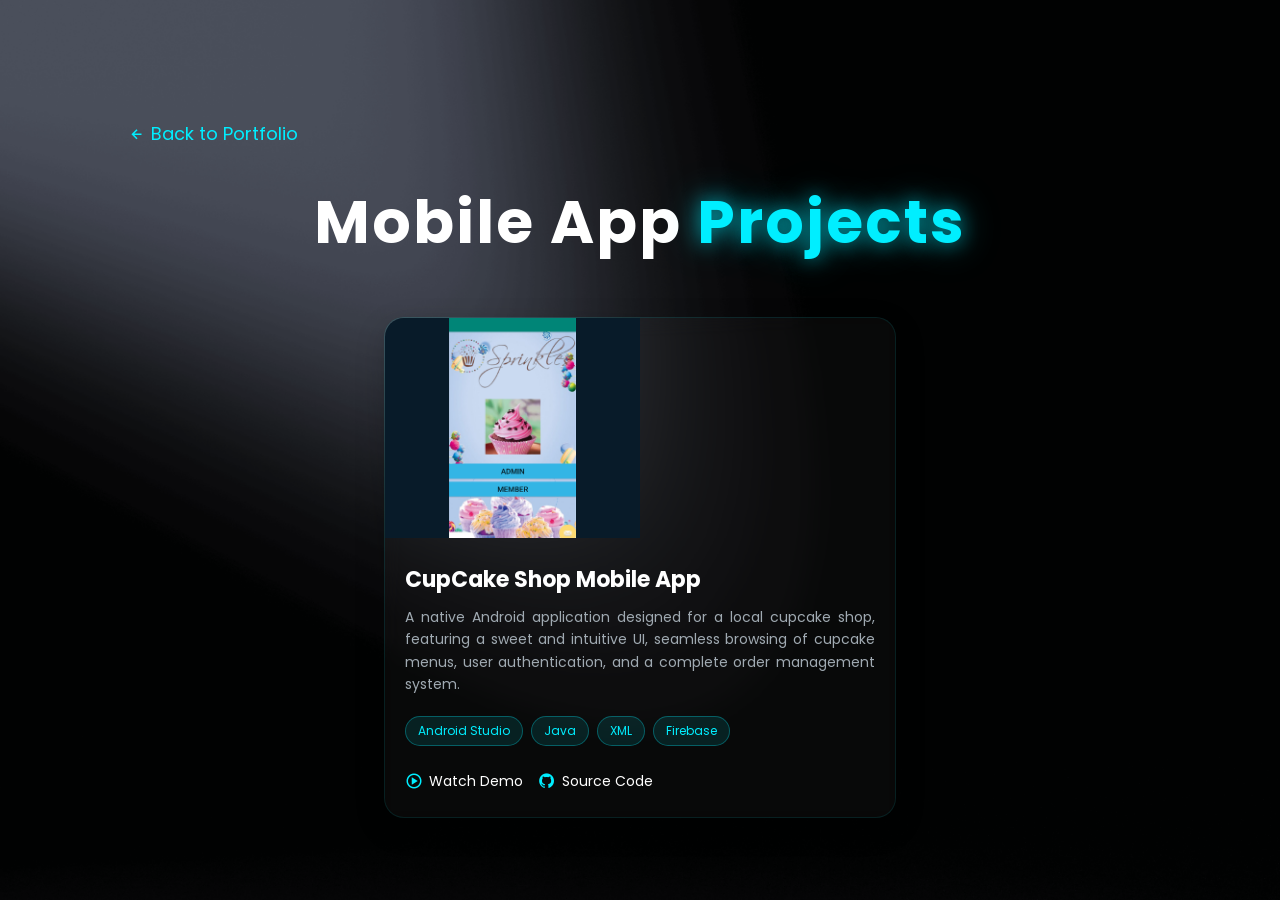
<file: mobile-projects.html>
<!DOCTYPE html>
<html lang="en">
<head>
    <meta charset="UTF-8">
    <meta name="viewport" content="width=device-width, initial-scale=1.0">
    <title>Mobile App Projects | Oshada Basnayake</title>
    <link rel="stylesheet" href="style.css">
    <link href='https://unpkg.com/boxicons@2.1.4/css/boxicons.min.css' rel='stylesheet'>
    <style>
  
        .project-details-section {
            padding: 120px 10% 50px;
            min-height: 100vh;
            display: flex;
            flex-direction: column;
            align-items: center;
        }
        
        .back-btn {
            align-self: flex-start;
            margin-bottom: 30px;
            color: #00eeff;
            text-decoration: none;
            font-size: 18px;
            display: flex;
            align-items: center;
            gap: 5px;
            transition: 0.3s;
        }
        .back-btn:hover { transform: translateX(-5px); text-shadow: 0 0 10px #00eeff; }

        .detailed-projects-grid {
            display: grid;
            grid-template-columns: repeat(auto-fit, minmax(320px, 1fr));
            gap: 40px;
            width: 50%;
            max-width: 1200px;
        }

        .project-card-modern {
            background: rgba(255, 255, 255, 0.03);
            border: 1px solid rgba(0, 238, 255, 0.1);
            border-radius: 20px;
            overflow: hidden;
            backdrop-filter: blur(10px);
            display: flex;
            flex-direction: column;
            transition: 0.4s ease;
            box-shadow: 0 10px 30px rgba(0, 0, 0, 0.2);
        }

        .project-card-modern:hover {
            transform: translateY(-15px);
            border-color: #00eeff;
            box-shadow: 0 15px 40px rgba(0, 238, 255, 0.2);
        }

        .project-image { width: 50%; height: 220px; overflow: hidden; background: #081b29; display: flex; justify-content: center; }
        
        .project-image img { width: 50%; height: 100%; object-fit: cover; transition: 0.5s ease; }
        .project-card-modern:hover .project-image img { transform: scale(1.1); }

        .project-info { padding: 25px 20px; display: flex; flex-direction: column; flex-grow: 1; }
        .project-info h4 { color: #fff; font-size: 22px; margin-bottom: 10px; }
        .project-info p { color: #a0aab2; font-size: 14px; line-height: 1.6; margin-bottom: 20px; flex-grow: 1; text-align: justify; }
        
        .tech-stack { display: flex; flex-wrap: wrap; gap: 8px; margin-bottom: 25px; }
        .tech-stack span { font-size: 12px; color: #00eeff; background: rgba(0, 238, 255, 0.1); padding: 5px 12px; border-radius: 20px; border: 1px solid rgba(0, 238, 255, 0.3); }

        .project-links-modern { display: flex; gap: 15px; }
        .project-links-modern a { display: inline-flex; align-items: center; gap: 6px; color: #fff; font-size: 14px; text-decoration: none; transition: 0.3s; }
        .project-links-modern a i { font-size: 18px; color: #00eeff; }
        .project-links-modern a:hover { color: #00eeff; text-shadow: 0 0 10px rgba(0, 238, 255, 0.5); }
    </style>
</head>
<body>

    <section class="project-details-section">
        
        <a href="index.html#Project" class="back-btn"><i class='bx bx-left-arrow-alt'></i> Back to Portfolio</a>
        
        <h1 class="sub-title">Mobile App <span>Projects</span></h1>
        
        <div class="detailed-projects-grid">
            
            <div class="project-card-modern">
                <div class="project-image"><img src="Screenshot 2026-03-28 133345.png" alt="CupCake Shop App"></div>
                <div class="project-info">
                    <h4>CupCake Shop Mobile App</h4>
                    <p>A native Android application designed for a local cupcake shop, featuring a sweet and intuitive UI, seamless browsing of cupcake menus, user authentication, and a complete order management system.</p>
                    <div class="tech-stack">
                        <span>Android Studio</span>
                        <span>Java</span>
                        <span>XML</span>
                        <span>Firebase</span>
                    </div>
                    <div class="project-links-modern">
                        <a href="#" target="_blank"><i class='bx bx-play-circle'></i> Watch Demo</a>
                        <a href="https://github.com/oshadaBasnayaka/Cup_Cake.git" target="_blank"><i class='bx bxl-github'></i> Source Code</a>
                    </div>
                </div>
            </div>


        </div>
    </section>

</body>
</html>
</file>
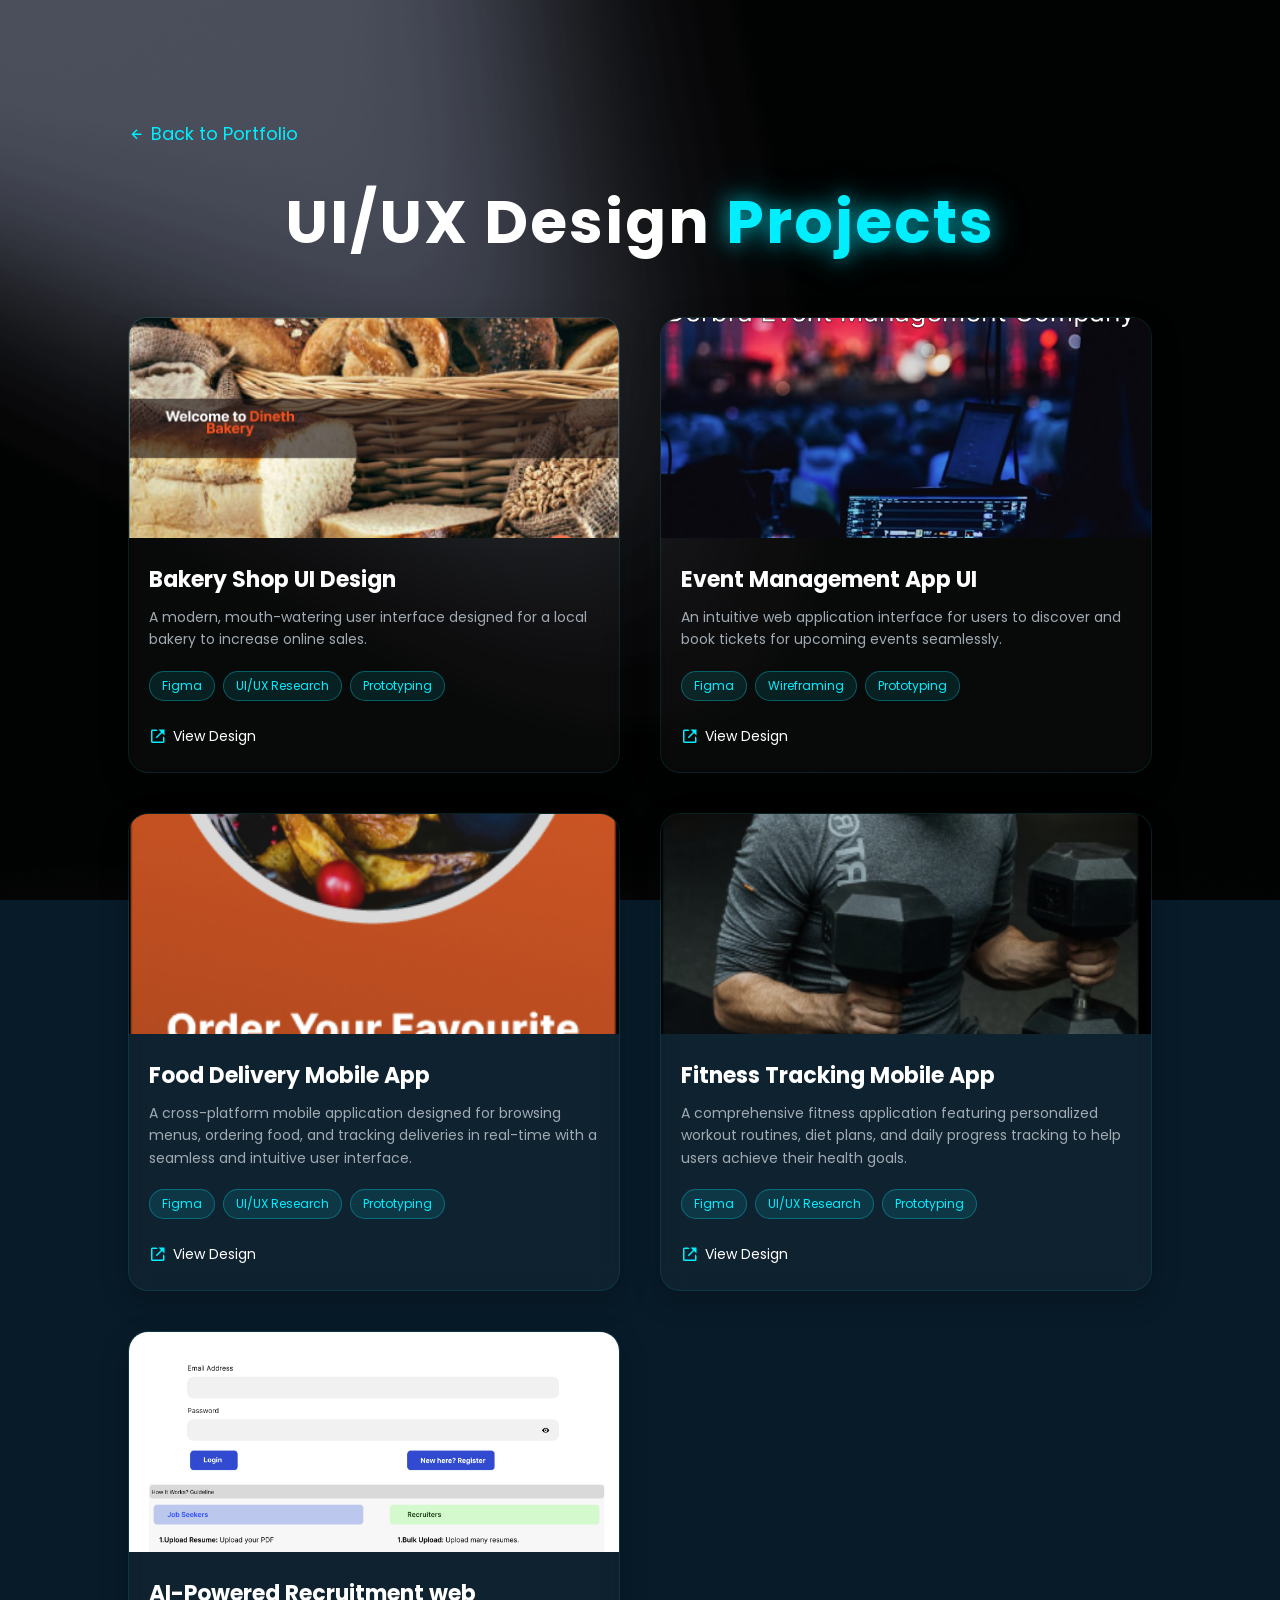
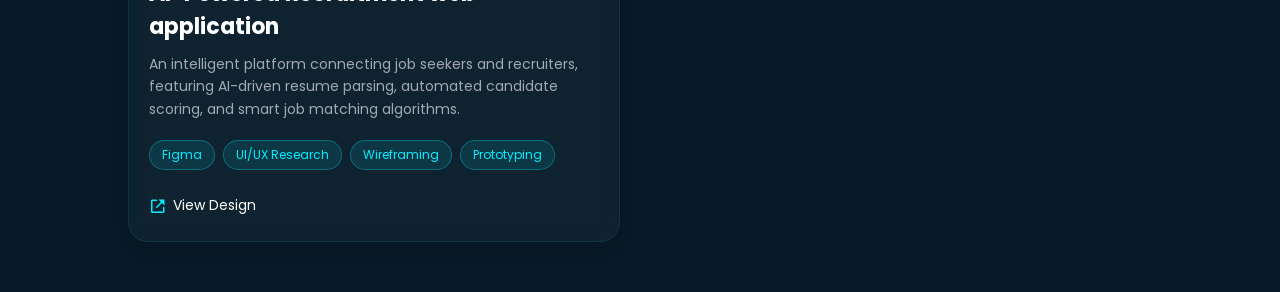
<file: ui-ux-projects.html>
<!DOCTYPE html>
<html lang="en">
<head>
    <meta charset="UTF-8">
    <meta name="viewport" content="width=device-width, initial-scale=1.0">
    <title>UI/UX Design Projects | Oshada Basnayake</title>
    <link rel="stylesheet" href="style.css">
    <link href='https://unpkg.com/boxicons@2.1.4/css/boxicons.min.css' rel='stylesheet'>
    <style>
        
        .project-details-section {
            padding: 120px 10% 50px;
            min-height: 100vh;
            display: flex;
            flex-direction: column;
            align-items: center;
        }
        
        .back-btn {
            align-self: flex-start;
            margin-bottom: 30px;
            color: #00eeff;
            text-decoration: none;
            font-size: 18px;
            display: flex;
            align-items: center;
            gap: 5px;
            transition: 0.3s;
        }
        .back-btn:hover { transform: translateX(-5px); text-shadow: 0 0 10px #00eeff; }

        .detailed-projects-grid {
            display: grid;
            grid-template-columns: repeat(auto-fit, minmax(320px, 1fr));
            gap: 40px;
            width: 100%;
            max-width: 1200px;
        }

        
        .project-card-modern {
            background: rgba(255, 255, 255, 0.03);
            border: 1px solid rgba(0, 238, 255, 0.1);
            border-radius: 20px;
            overflow: hidden;
            backdrop-filter: blur(10px);
            display: flex;
            flex-direction: column;
            transition: 0.4s ease;
            box-shadow: 0 10px 30px rgba(0, 0, 0, 0.2);
        }

        .project-card-modern:hover {
            transform: translateY(-15px);
            border-color: #00eeff;
            box-shadow: 0 15px 40px rgba(0, 238, 255, 0.2);
        }

        .project-image { width: 100%; height: 220px; overflow: hidden; }
        .project-image img { width: 100%; height: 100%; object-fit: cover; transition: 0.5s ease; }
        .project-card-modern:hover .project-image img { transform: scale(1.1); }

        .project-info { padding: 25px 20px; display: flex; flex-direction: column; flex-grow: 1; }
        .project-info h4 { color: #fff; font-size: 22px; margin-bottom: 10px; }
        .project-info p { color: #a0aab2; font-size: 14px; line-height: 1.6; margin-bottom: 20px; flex-grow: 1; }
        
        .tech-stack { display: flex; flex-wrap: wrap; gap: 8px; margin-bottom: 25px; }
        .tech-stack span { font-size: 12px; color: #00eeff; background: rgba(0, 238, 255, 0.1); padding: 5px 12px; border-radius: 20px; border: 1px solid rgba(0, 238, 255, 0.3); }

        .project-links-modern { display: flex; gap: 15px; }
        .project-links-modern a { display: inline-flex; align-items: center; gap: 6px; color: #fff; font-size: 14px; text-decoration: none; transition: 0.3s; }
        .project-links-modern a i { font-size: 18px; color: #00eeff; }
        .project-links-modern a:hover { color: #00eeff; text-shadow: 0 0 10px rgba(0, 238, 255, 0.5); }
    </style>
</head>
<body>

    <section class="project-details-section">
        
        <a href="index.html#Project" class="back-btn"><i class='bx bx-left-arrow-alt'></i> Back to Portfolio</a>
        
        <h1 class="sub-title">UI/UX Design <span>Projects</span></h1>
        
        <div class="detailed-projects-grid">
            
            <div class="project-card-modern">
                <div class="project-image"><img src="Screenshot 2026-03-26 125130.png" alt="Bakery Shop"></div>
                <div class="project-info">
                    <h4>Bakery Shop UI Design</h4>
                    <p>A modern, mouth-watering user interface designed for a local bakery to increase online sales.</p>
                    <div class="tech-stack">
                        <span>Figma</span>
                        <span>UI/UX Research</span>
                        <span>Prototyping</span>
                    </div>
                    <div class="project-links-modern">
                        <a href="https://www.figma.com/design/6BRTqk44BNA54VfADQxfUw/Bakery-shop-web-site-orginal?node-id=0-1&t=Q7bYDTYU0mKy5teU-1"><i class='bx bx-link-external'></i> View Design</a>
                    </div>
                </div>
            </div>

            <div class="project-card-modern">
                <div class="project-image"><img src="Screenshot 2026-03-26 132225.png" alt="Event App"></div>
                <div class="project-info">
                    <h4>Event Management App UI</h4>
                    <p>An intuitive web application interface for users to discover and book tickets for upcoming events seamlessly.</p>
                    <div class="tech-stack">
                        <span>Figma</span>
                        <span>Wireframing</span>
                        <span>Prototyping</span>
                    </div>
                    <div class="project-links-modern">
                        <a href="https://www.figma.com/design/vTHcYry7OW5GKR0PiInzEd/Event-Management-Company?node-id=0-1&t=zoXjNtPiheeXn6MW-1"><i class='bx bx-link-external'></i> View Design</a>
                    </div>
                </div>
            </div>

            <div class="project-card-modern">
                <div class="project-image"><img src="Screenshot 2026-03-26 132647.png" alt="Travel App"></div>
                <div class="project-info">
                    <h4>Food Delivery Mobile App</h4>
                    <p>A cross-platform mobile application designed for browsing menus, ordering food, and tracking deliveries in real-time with a seamless and intuitive user interface.</p>
                    <div class="tech-stack">
                        <span>Figma</span>
                        <span>UI/UX Research</span>
                        <span>Prototyping</span>
                    </div>
                    <div class="project-links-modern">
                        <a href="https://www.figma.com/design/THO8cadjM37oAHNKZzRVHp/Food-App?t=zoXjNtPiheeXn6MW-1"><i class='bx bx-link-external'></i> View Design</a>
                    </div>
                </div>
            </div>

            <div class="project-card-modern">
                <div class="project-image"><img src="Screenshot 2026-03-26 133136.png" alt="Travel App"></div>
                <div class="project-info">
                    <h4>Fitness Tracking Mobile App</h4>
                    <p>A comprehensive fitness application featuring personalized workout routines, diet plans, and daily progress tracking to help users achieve their health goals.</p>
                    <div class="tech-stack">
                        <span>Figma</span>
                        <span>UI/UX Research</span>
                        <span>Prototyping</span>
                    </div>
                    <div class="project-links-modern">
                        <a href="https://www.figma.com/design/Q8WCx7N46CKHUeu7ZKpqU3/Fitness-App?t=zoXjNtPiheeXn6MW-1"><i class='bx bx-link-external'></i> View Design</a>
                    </div>
                </div>
            </div>

            <div class="project-card-modern">
                <div class="project-image"><img src="Screenshot 2026-03-26 134506.png" alt="Travel App"></div>
                <div class="project-info">
                    <h4>AI-Powered Recruitment web application</h4>
                    <p>An intelligent platform connecting job seekers and recruiters, featuring AI-driven resume parsing, automated candidate scoring, and smart job matching algorithms.</p>
                    <div class="tech-stack">
                        <span>Figma</span>
                        <span>UI/UX Research</span>
                        <span>Wireframing</span>
                        <span>Prototyping</span>
                    </div>
                    <div class="project-links-modern">
                        <a href="https://www.figma.com/design/kPmUrxzxmBUYoUTd6iaqb4/AI-Powered-Resume-Analyzer-UI-UX-Design?t=zoXjNtPiheeXn6MW-1"><i class='bx bx-link-external'></i> View Design</a>
                    </div>
                </div>
            </div>

        </div>
    </section>

</body>
</html>
</file>
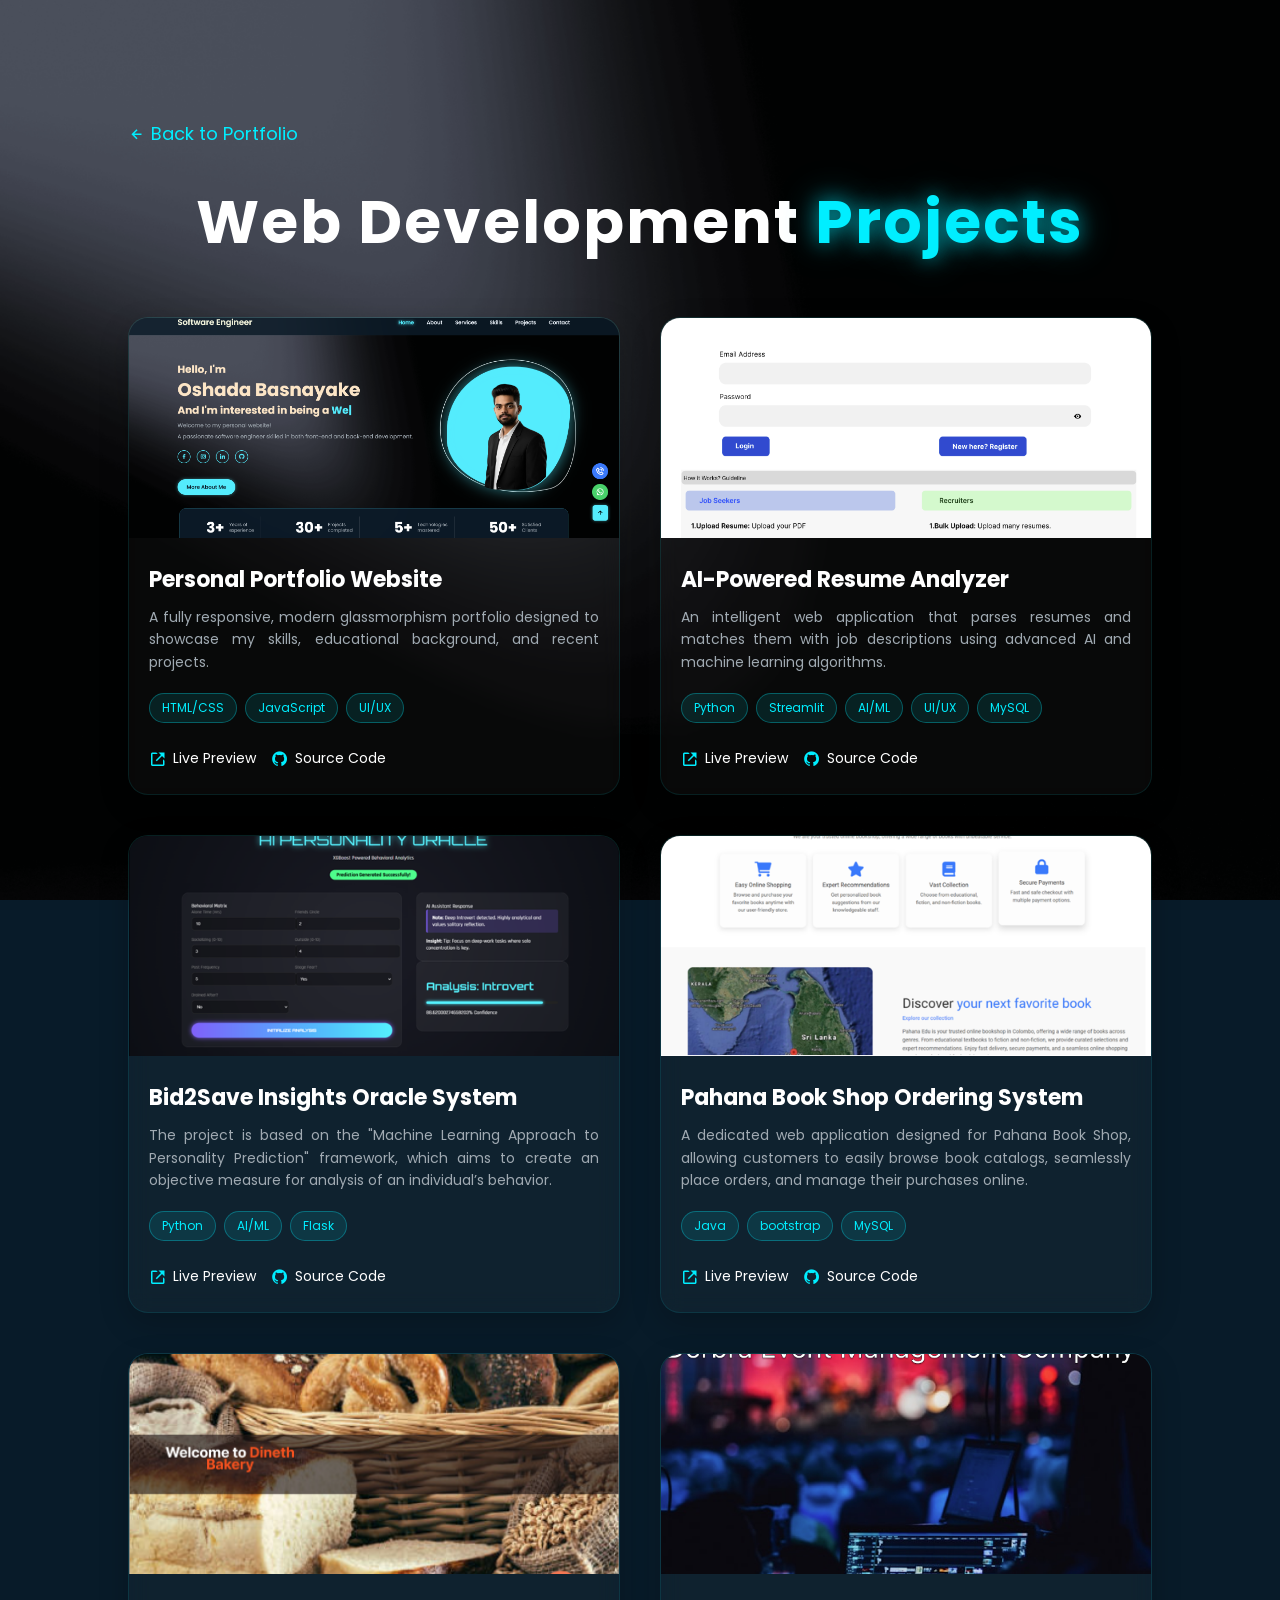
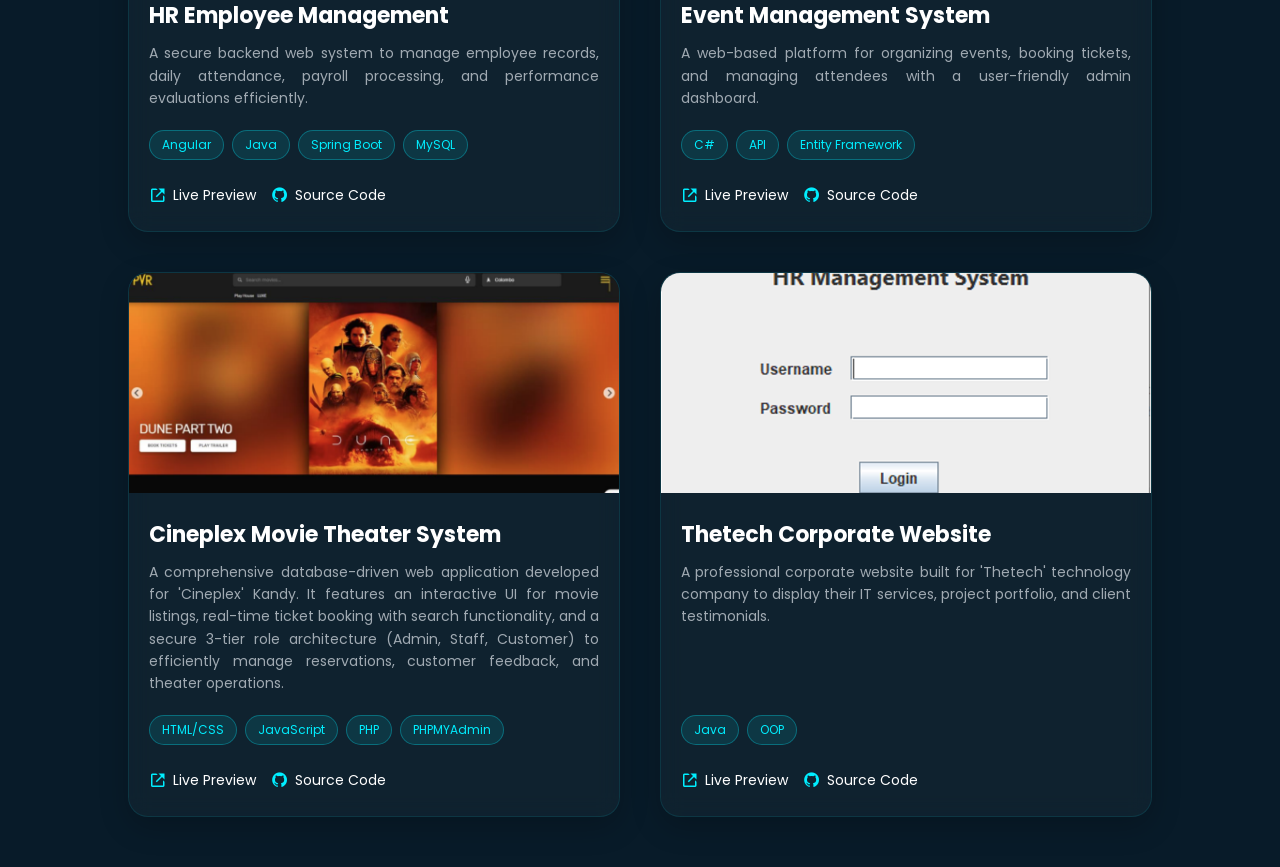
<file: web-projects.html>
<!DOCTYPE html>
<html lang="en">
<head>
    <meta charset="UTF-8">
    <meta name="viewport" content="width=device-width, initial-scale=1.0">
    <title>Web Development Projects | Oshada Basnayake</title>
    <link rel="stylesheet" href="style.css">
    <link href='https://unpkg.com/boxicons@2.1.4/css/boxicons.min.css' rel='stylesheet'>
    <style>
        /* Only this page for CSS */
        .project-details-section {
            padding: 120px 10% 50px;
            min-height: 100vh;
            display: flex;
            flex-direction: column;
            align-items: center;
        }
        
        .back-btn {
            align-self: flex-start;
            margin-bottom: 30px;
            color: #00eeff;
            text-decoration: none;
            font-size: 18px;
            display: flex;
            align-items: center;
            gap: 5px;
            transition: 0.3s;
        }
        .back-btn:hover { transform: translateX(-5px); text-shadow: 0 0 10px #00eeff; }

        .detailed-projects-grid {
            display: grid;
            grid-template-columns: repeat(auto-fit, minmax(320px, 1fr));
            gap: 40px;
            width: 100%;
            max-width: 1200px;
        }

        .project-card-modern {
            background: rgba(255, 255, 255, 0.03);
            border: 1px solid rgba(0, 238, 255, 0.1);
            border-radius: 20px;
            overflow: hidden;
            backdrop-filter: blur(10px);
            display: flex;
            flex-direction: column;
            transition: 0.4s ease;
            box-shadow: 0 10px 30px rgba(0, 0, 0, 0.2);
        }

        .project-card-modern:hover {
            transform: translateY(-15px);
            border-color: #00eeff;
            box-shadow: 0 15px 40px rgba(0, 238, 255, 0.2);
        }

        .project-image { width: 100%; height: 220px; overflow: hidden; }
        .project-image img { width: 100%; height: 100%; object-fit: cover; transition: 0.5s ease; }
        .project-card-modern:hover .project-image img { transform: scale(1.1); }

        .project-info { padding: 25px 20px; display: flex; flex-direction: column; flex-grow: 1; }
        .project-info h4 { color: #fff; font-size: 22px; margin-bottom: 10px; }
        .project-info p { color: #a0aab2; font-size: 14px; line-height: 1.6; margin-bottom: 20px; flex-grow: 1; text-align: justify; }
        
        .tech-stack { display: flex; flex-wrap: wrap; gap: 8px; margin-bottom: 25px; }
        .tech-stack span { font-size: 12px; color: #00eeff; background: rgba(0, 238, 255, 0.1); padding: 5px 12px; border-radius: 20px; border: 1px solid rgba(0, 238, 255, 0.3); }

        .project-links-modern { display: flex; gap: 15px; }
        .project-links-modern a { display: inline-flex; align-items: center; gap: 6px; color: #fff; font-size: 14px; text-decoration: none; transition: 0.3s; }
        .project-links-modern a i { font-size: 18px; color: #00eeff; }
        .project-links-modern a:hover { color: #00eeff; text-shadow: 0 0 10px rgba(0, 238, 255, 0.5); }
    </style>
</head>
<body>

    <section class="project-details-section">
        
        <a href="index.html#Project" class="back-btn"><i class='bx bx-left-arrow-alt'></i> Back to Portfolio</a>
        
        <h1 class="sub-title">Web Development <span>Projects</span></h1>
        
        <div class="detailed-projects-grid">
            
            <div class="project-card-modern">
                <div class="project-image"><img src="Screenshot 2026-03-28 115504.png" alt="My Portfolio Website"></div>
                <div class="project-info">
                    <h4>Personal Portfolio Website</h4>
                    <p>A fully responsive, modern glassmorphism portfolio designed to showcase my skills, educational background, and recent projects.</p>
                    <div class="tech-stack">
                        <span>HTML/CSS</span>
                        <span>JavaScript</span>
                        <span>UI/UX</span>
                    </div>
                    <div class="project-links-modern">
                        <a href="https://oshadabasnayaka.github.io/MY-portfolio-web-site/"><i class='bx bx-link-external'></i> Live Preview</a>
                        <a href="https://github.com/oshadaBasnayaka/MY-portfolio-web-site.git"><i class='bx bxl-github'></i> Source Code</a>
                    </div>
                </div>
            </div>

            <div class="project-card-modern">
                <div class="project-image"><img src="Screenshot 2026-03-26 134506.png" alt="AI-Powered Resume Analyzer"></div>
                <div class="project-info">
                    <h4>AI-Powered Resume Analyzer</h4>
                    <p>An intelligent web application that parses resumes and matches them with job descriptions using advanced AI and machine learning algorithms.</p>
                    <div class="tech-stack">
                        <span>Python</span>
                        <span>Streamlit</span>
                        <span>AI/ML</span>
                        <span>UI/UX</span>
                        <span>MySQL</span>
                    </div>
                    <div class="project-links-modern">
                        <a href="#"><i class='bx bx-link-external'></i> Live Preview</a>
                        <a href="https://github.com/oshadaBasnayaka/AI-Powered-Resume-Analyzer.git"><i class='bx bxl-github'></i> Source Code</a>
                    </div>
                </div>
            </div>

            <div class="project-card-modern">
                <div class="project-image"><img src="Screenshot 2026-03-28 132412.png" alt="Bid2Save Insights Oracle System"></div>
                <div class="project-info">
                    <h4>Bid2Save Insights Oracle System</h4>
                    <p>The project is based on the "Machine Learning Approach to Personality Prediction" framework, which aims to create an objective measure for analysis of an individual’s behavior.</p>
                    <div class="tech-stack">
                        <span>Python</span>
                        <span>AI/ML</span>
                        <span>Flask</span>
                        
                    </div>
                    <div class="project-links-modern">
                        <a href="#" target="_blank"><i class='bx bx-link-external'></i> Live Preview</a>
                        <a href="https://github.com/oshadaBasnayaka/Bid2Save-Insights-Oracle-System.git"><i class='bx bxl-github'></i> Source Code</a>
                    </div>
                </div>
            </div>

            <div class="project-card-modern">
                <div class="project-image"><img src="Screenshot 2026-03-28 121435.png" alt="Pahana Edu Billing System"></div>
                <div class="project-info">
                    <h4>Pahana Book Shop Ordering System</h4>
                    <p>A dedicated web application designed for Pahana Book Shop, allowing customers to easily browse book catalogs, seamlessly place orders, and manage their purchases online.</p>
                    <div class="tech-stack">
                        <span>Java</span>
                        <span>bootstrap</span>
                        <span>MySQL</span>
                    </div>
                    <div class="project-links-modern">
                        <a href="#"><i class='bx bx-link-external'></i> Live Preview</a>
                        <a href="https://github.com/oshadaBasnayaka/-Pahana-Edu-Billing-System.git"><i class='bx bxl-github'></i> Source Code</a>
                    </div>
                </div>
            </div>

            <div class="project-card-modern">
                <div class="project-image"><img src="Screenshot 2026-03-26 125130.png" alt="HR Employee System"></div>
                <div class="project-info">
                    <h4>HR Employee Management</h4>
                    <p>A secure backend web system to manage employee records, daily attendance, payroll processing, and performance evaluations efficiently.</p>
                    <div class="tech-stack">
                        <span>Angular</span>
                        <span>Java</span>
                        <span>Spring Boot</span>
                        <span>MySQL</span>
                    </div>
                    <div class="project-links-modern">
                        <a href="#"><i class='bx bx-link-external'></i> Live Preview</a>
                        <a href="https://github.com/oshadaBasnayaka/HREmpolyeeSystem.git"><i class='bx bxl-github'></i> Source Code</a>
                    </div>
                </div>
            </div>

             <div class="project-card-modern">
                <div class="project-image"><img src="Screenshot 2026-03-26 132225.png" alt="Event Management System"></div>
                <div class="project-info">
                    <h4>Event Management System</h4>
                    <p>A web-based platform for organizing events, booking tickets, and managing attendees with a user-friendly admin dashboard.</p>
                    <div class="tech-stack">
                        <span>C#</span>
                        <span>API</span>
                        <span>Entity Framework</span>
                    </div>
                    <div class="project-links-modern">
                        <a href="#"><i class='bx bx-link-external'></i> Live Preview</a>
                        <a href="https://github.com/oshadaBasnayaka/FinalSOC.git"><i class='bx bxl-github'></i> Source Code</a>
                    </div>
                </div>
            </div>

            <div class="project-card-modern">
                <div class="project-image"><img src="Screenshot 2026-03-28 141053.png" alt="Cineplex Movie Theater System"></div>
                <div class="project-info">
                    <h4>Cineplex Movie Theater System</h4>
                    <p>A comprehensive database-driven web application developed for 'Cineplex' Kandy. It features an interactive UI for movie listings, real-time ticket booking with search functionality, and a secure 3-tier role architecture (Admin, Staff, Customer) to efficiently manage reservations, customer feedback, and theater operations.</p>
                    <div class="tech-stack">
                        <span>HTML/CSS</span>
                        <span>JavaScript</span>
                        <span>PHP</span>
                        <span>PHPMYAdmin</span>
                    </div>
                    <div class="project-links-modern">
                        <a href="#" target="_blank"><i class='bx bx-link-external'></i> Live Preview</a>
                        <a href="https://github.com/oshadaBasnayaka/CineplexProject.git"><i class='bx bxl-github'></i> Source Code</a>
                    </div>
                </div>
            </div>

            <div class="project-card-modern">
                <div class="project-image"><img src="Screenshot 2026-03-28 122043.png" alt="Thetech Technology Company"></div>
                <div class="project-info">
                    <h4>Thetech Corporate Website</h4>
                    <p>A professional corporate website built for 'Thetech' technology company to display their IT services, project portfolio, and client testimonials.</p>
                    <div class="tech-stack">
                        <span>Java</span>
                        <span>OOP</span>
                        
                    </div>
                    <div class="project-links-modern">
                        <a href="#"><i class='bx bx-link-external'></i> Live Preview</a>
                        <a href="https://github.com/oshadaBasnayaka/Thetech.git"><i class='bx bxl-github'></i> Source Code</a>
                    </div>
                </div>
            </div>


           

        </div>
    </section>

</body>
</html>
</file>
<file: style.css>
@import url('https://fonts.googleapis.com/css2?family=Poppins:wght@300;400;500;600;700&display=swap');

* {
    margin: 0;
    padding: 0;
    box-sizing: border-box;
    scroll-behavior: smooth;
    font-family: "Poppins", sans-serif;
}

body {
    color: bisque;
    background-color: #081b29; /* Fallback color */
    background-image: url('HR dashboard design (Community) (4).png');
    background-attachment: fixed;
    background-size: cover;
}

/* --- Global Headings --- */
.sub-title {
    text-align: center;
    font-size: 60px;
    font-weight: 700;
    color: #fff;
    margin-bottom: 50px;
    letter-spacing: 2px;
    width: 100%;
    display: block;
}

.sub-title span {
    color: #00eeff;
    text-shadow: 0 0 20px rgba(0, 238, 255, 0.6), 0 0 40px rgba(0, 238, 255, 0.4);
}

/* --- Header & Nav --- */
.header {
    position: fixed;
    top: 0;
    left: 0;
    width: 100%;
    padding: 20px 10%;
    background: rgba(8, 27, 41, 0.85);
    backdrop-filter: blur(10px);
    display: flex;
    justify-content: space-between;
    align-items: center;
    z-index: 100;
    border-bottom: 1px solid rgba(0, 238, 255, 0.1);
}

.logo {
    font-size: 25px;
    color: beige;
    text-decoration: none;
    font-weight: 600;
}

.navbar a {
    font-size: 16px;
    color: aliceblue;
    text-decoration: none;
    font-weight: 500;
    margin-left: 35px;
    transition: .3s;
}

.navbar a:hover, .navbar a.active {
    color: #00eeff;
    text-shadow: 0 0 10px #00eeff;
}

/* --- HOME SECTION --- */
.Home {
    position: relative;
    width: 100%;
    height: 100vh; 
    display: flex;
    align-items: center;
    overflow: hidden; 
}

.home-main-wrapper {
    display: flex;
    justify-content: space-between;
    align-items: center;
    width: 100%;
    padding: 0 10%;
    flex: 1; 
}

.Home-content h3 { font-size: 32px; font-weight: 700; }
.Home-content h1 { font-size: 56px; font-weight: 700; margin: -3px 0; }
.Home-content h3 span { color: #00eeff; }
.Home-content p { font-size: 17px; margin-top: 10px; color: #a0aab2; }

.home-scl a {
    display: inline-flex;
    justify-content: center;
    align-items: center;
    width: 40px;
    height: 40px;
    border: 2px solid #00eeff;
    border-radius: 50%;
    font-size: 20px;
    color: #00eeff;
    text-decoration: none;
    transition: .5s ease;
    margin: 30px 15px 30px 0;
}

.home-scl a:hover {
    background: #00eeff;
    color: #081b29;
    box-shadow: 0 0 20px #00eeff;
}

/* Home Image */
.home-img {
    position: relative;
    width: 380px; 
    height: 380px;
    display: flex;
    justify-content: center;
    align-items: center;
}

.glowing-shape {
    position: relative;
    width: 100%;
    height: 100%;
    background: #00eeff;
    border-radius: 40% 60% 70% 30% / 40% 50% 60% 50%;
    box-shadow: 0 0 50px rgba(0, 238, 255, 0.6), inset 0 0 20px rgba(0, 238, 255, 0.8);
    display: flex;
    justify-content: center;
    align-items: center;
    animation: animateShape 5s linear infinite;
}

.glowing-shape::before {
    content: '';
    position: absolute;
    width: 110%;
    height: 110%;
    border: 2px solid #fff;
    border-radius: 50% 50% 30% 70% / 50% 40% 60% 50%;
    animation: animateShape2 6s linear infinite;
    z-index: -1;
}

.glowing-shape img {
    position: absolute;
    bottom: 0;
    width: 80%; 
    border-bottom-left-radius: 40%;
    border-bottom-right-radius: 40%;
    z-index: 10;
}

@keyframes animateShape {
    0% { border-radius: 40% 60% 70% 30% / 40% 50% 60% 50%; }
    50% { border-radius: 60% 40% 30% 70% / 60% 30% 70% 40%; }
    100% { border-radius: 40% 60% 70% 30% / 40% 50% 60% 50%; }
}
@keyframes animateShape2 {
    0% { transform: rotate(0deg); }
    100% { transform: rotate(360deg); }
}

/* Action Buttons (More About Me) */
.action-buttons {
    display: flex;
    gap: 15px; 
    margin-top: 20px;
    flex-wrap: wrap; 
}

.btn-box {
    display: inline-flex;
    align-items: center;
    gap: 8px;
    padding: 12px 28px;
    background: #00eeff;
    border-radius: 40px;
    font-size: 16px;
    color: #081b29;
    font-weight: 600;
    text-decoration: none;
    box-shadow: 0 0 10px rgba(0, 238, 255, 0.5);
    transition: 0.4s;
}

.btn-box:hover {
    box-shadow: 0 0 20px #00eeff, 0 0 40px #00eeff;
    transform: translateY(-3px);
}

.whatsapp-btn { background: #25D366; color: #fff; box-shadow: 0 0 10px #25D366; }
.whatsapp-btn:hover { background: #128C7E; color: #fff; box-shadow: 0 0 30px #25D366; }
.call-btn { background: #007bff; color: #fff; box-shadow: 0 0 10px #007bff; }
.call-btn:hover { background: #0056b3; color: #fff; box-shadow: 0 0 30px #007bff; }

/* Stats Banner */
.stats-banner {
    position: absolute; 
    bottom: 0;
    left: 50%;
    transform: translateX(-50%);
    width: 90%;
    max-width: 1200px;
    background: rgba(8, 27, 41, 0.95);
    border: 1px solid rgba(0, 238, 255, 0.3);
    border-bottom: none;
    border-radius: 20px 20px 0 0;
    display: flex;
    justify-content: space-around;
    align-items: center;
    padding: 25px 20px;
    backdrop-filter: blur(10px);
    z-index: 10;
    flex-wrap: wrap;
}

.stat-item {
    display: flex;
    align-items: center;
    gap: 15px;
    padding: 0 20px;
    border-right: 2px solid rgba(255, 255, 255, 0.1);
}
.stat-item:last-child { border-right: none; }
.stat-number { font-size: 45px; font-weight: 700; color: #fff; }
.stat-text { font-size: 14px; color: #a0aab2; line-height: 1.3; }

/* --- ABOUT SECTION --- */
.about {
    width: 100%;
    min-height: 100vh;
    display: flex;
    justify-content: center;
    align-items: center;
    padding: 100px 10%;
    background-color: transparent; 
}

.about-wrapper {
    display: flex;
    align-items: center;
    justify-content: space-between;
    gap: 70px;
    width: 100%;
    max-width: 1200px; 
}

.about-img-container { flex: 1; display: flex; justify-content: center; }

.about-glowing-ring {
    position: relative;
    width: 380px;
    height: 380px;
    border-radius: 50%;
    display: flex;
    justify-content: center;
    align-items: center;
    background: rgba(0, 238, 255, 0.05);
    box-shadow: 0 0 20px rgba(0, 238, 255, 0.2), inset 0 0 30px rgba(0, 238, 255, 0.1);
    border: 2px dashed #00eeff;
    animation: spinRing 15s linear infinite;
}

.about-glowing-ring img {
    width: 88%;
    height: 88%;
    object-fit: cover;
    border-radius: 50%;
    animation: unspinImage 15s linear infinite;
    box-shadow: 0 0 20px rgba(0,0,0,0.6);
}

@keyframes spinRing { 100% { transform: rotate(360deg); } }
@keyframes unspinImage { 100% { transform: rotate(-360deg); } }

.about-text-content { flex: 1.2; }
.role-title { font-size: 24px; font-weight: 600; color: #fff; margin-bottom: 20px; text-shadow: 0 0 10px rgba(0, 238, 255, 0.5); }
.description { font-size: 16px; color: #a0aab2; line-height: 1.7; margin-bottom: 15px; text-align: justify; }

.about-info-grid {
    display: grid;
    grid-template-columns: repeat(2, 1fr);
    gap: 15px;
    margin-top: 30px;
    margin-bottom: 35px;
}

.info-box {
    display: flex;
    align-items: center;
    gap: 12px;
    color: #fff;
    font-size: 15px;
    background: rgba(255, 255, 255, 0.05);
    padding: 12px 15px;
    border-radius: 10px;
    border: 1px solid rgba(0, 238, 255, 0.1);
    transition: 0.3s;
    backdrop-filter: blur(5px);
}

.info-box:hover {
    background: rgba(0, 238, 255, 0.1);
    border-color: #00eeff;
    transform: translateY(-5px); 
    box-shadow: 0 5px 15px rgba(0, 238, 255, 0.2);
}
.info-box i { color: #00eeff; font-size: 22px; }

/* --- SERVICES SECTION --- */
.services-section {
    padding: 120px 10% 80px; 
    background-color: transparent;
    min-height: 100vh;
    display: flex;
    justify-content: center;
}

.services-section .container {
    width: 100%;
    max-width: 1200px;
    display: flex;
    flex-direction: column;
    align-items: center;
}

.section-description {
    text-align: center;
    max-width: 650px;
    color: #a0aab2;
    font-size: 17px;
    line-height: 1.6;
    margin-bottom: 60px;
}

.services-grid {
    display: grid;
    grid-template-columns: repeat(auto-fit, minmax(320px, 1fr));
    gap: 35px;
    width: 100%;
}

.service-card {
    background: rgba(255, 255, 255, 0.03); 
    border: 1px solid rgba(0, 238, 255, 0.1);
    padding: 40px 30px;
    border-radius: 20px;
    backdrop-filter: blur(10px);
    transition: 0.4s ease;
    display: flex;
    flex-direction: column;
    align-items: flex-start;
}

.service-card:hover {
    transform: translateY(-15px); 
    border-color: #00eeff;
    box-shadow: 0 10px 30px rgba(0, 238, 255, 0.2), inset 0 0 15px rgba(0, 238, 255, 0.1);
    background: rgba(0, 238, 255, 0.05);
}

.icon-wrapper {
    width: 65px;
    height: 65px;
    background: rgba(0, 238, 255, 0.1);
    border-radius: 50%;
    display: flex;
    justify-content: center;
    align-items: center;
    margin-bottom: 25px;
    transition: 0.4s;
    border: 1px dashed rgba(0, 238, 255, 0.5);
}
.icon-wrapper i { font-size: 30px; color: #00eeff; transition: 0.4s; }
.service-card:hover .icon-wrapper { background: #00eeff; border: 1px solid #00eeff; box-shadow: 0 0 20px #00eeff; }
.service-card:hover .icon-wrapper i { color: #081b29; transform: scale(1.1); }

.service-card h2 { font-size: 24px; font-weight: 600; color: #fff; margin-bottom: 15px; }
.service-card p { color: #a0aab2; font-size: 14px; line-height: 1.6; margin-bottom: 25px; flex-grow: 1; text-align: justify; }

.service-btn { color: #00eeff; text-decoration: none; font-weight: 500; font-size: 16px; display: flex; align-items: center; gap: 8px; transition: 0.3s; }
.service-btn:hover { text-shadow: 0 0 10px #00eeff; }
.service-btn:hover i { transform: translateX(8px); }

/* --- SKILLS SECTION --- */
.skills-section {
    padding: 100px 10%;
    min-height: 100vh;
    display: flex;
    justify-content: center;
    background-color: transparent;
}

.skills-section .container {
    width: 100%;
    max-width: 1200px;
    display: flex;
    flex-direction: column;
    align-items: center;
}

.skills-grid-container {
    display: flex;
    flex-wrap: wrap;
    gap: 50px;
    width: 100%;
    margin-top: 40px;
}

.skills-box {
    flex: 1;
    min-width: 350px;
    background: rgba(255, 255, 255, 0.03);
    border: 1px solid rgba(0, 238, 255, 0.1);
    border-radius: 20px;
    padding: 40px;
    backdrop-filter: blur(10px);
    box-shadow: 0 10px 30px rgba(0, 0, 0, 0.3);
}

.skills-heading {
    text-align: center;
    font-size: 28px;
    color: #fff;
    margin-bottom: 40px;
    display: flex;
    justify-content: center;
    align-items: center;
    gap: 10px;
    text-shadow: 0 0 10px rgba(0, 238, 255, 0.5);
}
.skills-heading i { color: #00eeff; font-size: 32px; }

.skill-item { margin-bottom: 30px; }
.skill-info { display: flex; justify-content: space-between; margin-bottom: 10px; color: #fff; font-size: 16px; font-weight: 500; }
.skill-info i { color: #00eeff; margin-right: 5px; }

.progress-bg { width: 100%; height: 10px; background: rgba(255, 255, 255, 0.1); border-radius: 10px; overflow: hidden; }
.progress-fill { height: 100%; background: #00eeff; border-radius: 10px; box-shadow: 0 0 15px #00eeff; transform-origin: left; animation: fillBar 2s cubic-bezier(1,0,0.5,1) forwards; }

.html-css { width: 95%; } .js { width: 85%; } .react { width: 80%; } .java { width: 75%; } .python { width: 75%; }
@keyframes fillBar { 0% { transform: scaleX(0); } 100% { transform: scaleX(1); } }

.radial-grid { display: grid; grid-template-columns: repeat(2, 1fr); gap: 30px; justify-items: center; }
.radial-item { position: relative; width: 160px; height: 160px; display: flex; flex-direction: column; align-items: center; }
.radial-item svg { width: 130px; height: 130px; transform: rotate(-90deg); }
.circle-bg { fill: none; stroke: rgba(255, 255, 255, 0.05); stroke-width: 12; }
.circle-fill { fill: none; stroke: #00eeff; stroke-width: 12; stroke-linecap: round; stroke-dasharray: 502; stroke-dashoffset: 502; filter: drop-shadow(0 0 8px #00eeff); }

.path-1 { animation: fillCircle1 2s ease forwards; } 
.path-2 { animation: fillCircle2 2s ease forwards; } 
.path-3 { animation: fillCircle3 2s ease forwards; } 
.path-4 { animation: fillCircle4 2s ease forwards; } 
.path-5 { animation: fillCircle5 2s ease forwards; } 

@keyframes fillCircle1 { 100% { stroke-dashoffset: 50; } }  
@keyframes fillCircle2 { 100% { stroke-dashoffset: 75; } }  
@keyframes fillCircle3 { 100% { stroke-dashoffset: 100; } } 
@keyframes fillCircle4 { 100% { stroke-dashoffset: 125; } } 
@keyframes fillCircle5 { 100% { stroke-dashoffset: 150; } } 

.radial-item .percentage { position: absolute; top: 40%; left: 50%; transform: translate(-50%, -50%); font-size: 22px; font-weight: 600; color: #fff; }
.radial-item .text { position: absolute; bottom: -10px; font-size: 15px; color: #a0aab2; font-weight: 500; text-align: center; }

/* --- FLOATING BUTTONS --- */
.top { position: fixed; bottom: 5rem; right: 2.1rem; z-index: 1000; }
.top i { color: black; background: #00eeff; font-size: 24px; padding: 12px; border-radius: 0.5rem; box-shadow: 0 0 10px rgba(0, 238, 255, 0.5); transition: 0.3s ease; }
.top i:hover { box-shadow: 0 0 20px #00eeff, 0 0 40px #00eeff; transform: translateY(-5px); }

.float-btn { position: fixed; right: 2.1rem; width: 50px; height: 50px; border-radius: 50%; display: flex; justify-content: center; align-items: center; font-size: 28px; color: #fff; z-index: 1000; box-shadow: 0 4px 10px rgba(0, 0, 0, 0.4); transition: 0.3s ease; text-decoration: none; }
.float-whatsapp { bottom: 9rem; background-color: #25D366; }
.float-whatsapp:hover { box-shadow: 0 0 15px #25D366, 0 0 30px #25D366; transform: scale(1.1); }
.float-call { bottom: 13rem; background-color: #007bff; }
.float-call:hover { box-shadow: 0 0 15px #007bff, 0 0 30px #007bff; transform: scale(1.1); }

/* --- Ultra Modern 2026 Projects Section --- */


.projects-section {
    padding: 100px 10%;
    min-height: 100vh;
    display: flex;
    justify-content: center;
    background-color: transparent;
}

.projects-section .container {
    width: 100%;
    max-width: 1200px;
    display: flex;
    flex-direction: column;
    align-items: center;
}

.projects-grid {
    display: grid;
    grid-template-columns: repeat(auto-fit, minmax(350px, 1fr));
    gap: 40px;
    width: 100%;
    margin-top: 20px;
}


.project-card {
    position: relative;
    border-radius: 20px;
    overflow: hidden;
    box-shadow: 0 10px 30px rgba(0, 0, 0, 0.3);
    display: flex;
    border: 1px solid rgba(0, 238, 255, 0.1);
    transition: 0.5s ease;
}

.project-card img {
    width: 100%;
    height: 350px;
    object-fit: cover;
    transition: 0.5s ease;
}


.project-card:hover {
    border-color: #00eeff;
    box-shadow: 0 0 20px rgba(0, 238, 255, 0.3);
}

.project-card:hover img {
    transform: scale(1.1);
}


.project-layer {
    position: absolute;
    bottom: 0;
    left: 0;
    width: 100%;
    height: 100%;
    background: linear-gradient(rgba(8, 27, 41, 0.2), rgba(0, 238, 255, 0.9)); 
    display: flex;
    flex-direction: column;
    justify-content: center;
    align-items: center;
    text-align: center;
    padding: 0 30px;
    transform: translateY(100%); 
    backdrop-filter: blur(5px);
}

.project-card:hover .project-layer {
    transform: translateY(0); 
}

.project-layer h4 {
    font-size: 28px;
    color: #fff;
    margin-bottom: 15px;
    text-shadow: 0 0 10px #081b29; 
}
.project-layer p {
    font-size: 15px;
    color: #fff;
    line-height: 1.6;
    margin-bottom: 25px;
    text-shadow: 0 0 5px #081b29;
}

/* Projects Links (Icons) */

.project-list {
    display: flex;
    flex-direction: column;
    gap: 12px;
    width: 100%;
    margin-top: 10px;
}

.project-list a {
    display: flex;
    justify-content: space-between;
    align-items: center;
    background: rgba(255, 255, 255, 0.1);
    padding: 12px 20px;
    border-radius: 10px;
    color: #fff;
    text-decoration: none;
    font-size: 15px;
    font-weight: 500;
    transition: 0.3s ease;
    border: 1px solid rgba(255, 255, 255, 0.2);
    text-align: left;
}


.project-list a:hover {
    background: rgba(0, 238, 255, 0.2);
    border-color: #00eeff;
    transform: translateX(8px);
    box-shadow: 0 5px 15px rgba(0, 238, 255, 0.2);
    color: #00eeff;
}

.project-list a i {
    color: #00eeff;
    font-size: 20px;
    transition: 0.3s;
}

.project-list a:hover i {
    transform: scale(1.2) rotate(45deg); 

}
/* --- Ultra Modern 2026 Contact Section --- */
.contact-section {
    padding: 100px 10%;
    min-height: 100vh;
    display: flex;
    justify-content: center;
    background-color: transparent;
}

.contact-section .container {
    width: 100%;
    max-width: 1200px;
    display: flex;
    flex-direction: column;
    align-items: center;
}

.contact-wrapper {
    display: flex;
    justify-content: space-between;
    gap: 50px;
    width: 100%;
    margin-top: 20px;
    background: rgba(255, 255, 255, 0.03);
    border: 1px solid rgba(0, 238, 255, 0.1);
    border-radius: 20px;
    padding: 50px;
    backdrop-filter: blur(10px);
    box-shadow: 0 10px 30px rgba(0, 0, 0, 0.3);
    flex-wrap: wrap; 
}

/* --- Contact Info  --- */
.contact-info {
    flex: 1;
    min-width: 300px;
}

.contact-info h3 {
    font-size: 32px;
    color: #fff;
    margin-bottom: 15px;
    text-shadow: 0 0 10px rgba(0, 238, 255, 0.5);
}

.contact-info > p {
    color: #a0aab2;
    font-size: 16px;
    line-height: 1.6;
    margin-bottom: 30px;
    text-align: justify;
}

.contact-list-modern {
    display: flex;
    flex-direction: column;
    gap: 25px;
    margin-bottom: 40px;
}

.contact-item {
    display: flex;
    align-items: center;
    gap: 15px;
}

.contact-icon {
    width: 50px;
    height: 50px;
    background: rgba(0, 238, 255, 0.1);
    border: 1px solid rgba(0, 238, 255, 0.3);
    border-radius: 50%;
    display: flex;
    justify-content: center;
    align-items: center;
    color: #00eeff;
    font-size: 24px;
    transition: 0.3s;
}

.contact-item:hover .contact-icon {
    background: #00eeff;
    color: #081b29;
    box-shadow: 0 0 15px #00eeff;
    transform: scale(1.1);
}

.contact-text-info span {
    display: block;
    color: #00eeff;
    font-size: 14px;
    font-weight: 500;
}

.contact-text-info p {
    color: #fff;
    font-size: 16px;
}

/* Contact Social Icons */
.contact-socials {
    display: flex;
    gap: 15px;
}

.contact-socials a {
    display: inline-flex;
    justify-content: center;
    align-items: center;
    width: 45px;
    height: 45px;
    background: transparent;
    border: 2px solid #00eeff;
    border-radius: 50%;
    font-size: 20px;
    color: #00eeff;
    transition: 0.4s ease;
    text-decoration: none;
}

.contact-socials a:hover {
    background: #00eeff;
    color: #081b29;
    box-shadow: 0 0 20px #00eeff;
    transform: translateY(-5px);
}


.contact-form-modern {
    flex: 1.2;
    min-width: 300px;
}

.contact-form-modern form {
    display: flex;
    flex-direction: column;
    gap: 20px;
}

.input-box {
    display: flex;
    gap: 20px;
}

.contact-form-modern input,
.contact-form-modern textarea {
    width: 100%;
    padding: 18px;
    background: rgba(255, 255, 255, 0.05); 
    border: 1px solid rgba(255, 255, 255, 0.1);
    border-radius: 12px;
    color: #fff;
    font-size: 16px;
    outline: none;
    transition: 0.3s;
}

.contact-form-modern textarea {
    resize: none;
}

.contact-form-modern input::placeholder,
.contact-form-modern textarea::placeholder {
    color: rgba(255, 255, 255, 0.5);
}


.contact-form-modern input:focus,
.contact-form-modern textarea:focus {
    border-color: #00eeff;
    background: rgba(0, 238, 255, 0.05);
    box-shadow: 0 0 15px rgba(0, 238, 255, 0.3);
}

/* Form Submit Button */
.form-btn {
    border: none;
    cursor: pointer;
    justify-content: center;
    margin-top: 10px;
    font-size: 18px;
    padding: 15px 30px;
}
/* --- Ultra Modern 2026 Education Section --- */
.education-section {
    padding: 100px 10% 50px;
    min-height: 100vh;
    display: flex;
    justify-content: center;
    background-color: transparent;
}

.education-section .container {
    width: 100%;
    max-width: 1200px;
    display: flex;
    flex-direction: column;
    align-items: center;
}

.education-content {
    display: flex;
    flex-wrap: wrap;
    gap: 50px;
    width: 100%;
    margin-top: 30px;
}

.timeline-column, .cert-column {
    flex: 1;
    min-width: 320px;
}

.column-title {
    font-size: 26px;
    color: #fff;
    margin-bottom: 30px;
    display: flex;
    align-items: center;
    gap: 10px;
    text-shadow: 0 0 10px rgba(0, 238, 255, 0.4);
}

.column-title i {
    color: #00eeff;
    font-size: 30px;
}

/* --- Timeline Styling --- */
.timeline-box {
    border-left: 2px solid rgba(0, 238, 255, 0.3);
    padding-left: 30px;
    margin-left: 15px;
}

.timeline-item {
    position: relative;
    background: rgba(255, 255, 255, 0.03);
    border: 1px solid rgba(0, 238, 255, 0.1);
    padding: 25px;
    border-radius: 15px;
    margin-bottom: 30px;
    backdrop-filter: blur(10px);
    transition: 0.4s ease;
}

.timeline-item:hover {
    border-color: #00eeff;
    box-shadow: 0 5px 20px rgba(0, 238, 255, 0.2);
    transform: translateX(10px); 
}

/* Timeline Dot */
.timeline-dot {
    position: absolute;
    top: 30px;
    left: -39px;
    width: 16px;
    height: 16px;
    background: #00eeff;
    border-radius: 50%;
    box-shadow: 0 0 10px #00eeff;
}

.timeline-date {
    font-size: 14px;
    color: #00eeff;
    font-weight: 500;
    margin-bottom: 10px;
}

.timeline-item h4 {
    font-size: 20px;
    color: #fff;
    margin-bottom: 5px;
}

.timeline-item p {
    font-size: 15px;
    color: #a0aab2;
    margin-bottom: 15px;
}

/* Society/Certified Badge */
.timeline-badge {
    display: inline-flex;
    align-items: center;
    gap: 5px;
    font-size: 12px;
    color: #081b29;
    background: #00eeff;
    padding: 5px 12px;
    border-radius: 20px;
    font-weight: 600;
}

.timeline-badge.outline {
    background: transparent;
    color: #00eeff;
    border: 1px solid #00eeff;
}

/* --- Certificate Cards Styling --- */
.cert-grid {
    display: grid;
    grid-template-columns: repeat(auto-fit, minmax(250px, 1fr));
    gap: 20px;
}

.cert-card {
    background: rgba(255, 255, 255, 0.03);
    border: 1px solid rgba(0, 238, 255, 0.1);
    border-radius: 15px;
    overflow: hidden;
    backdrop-filter: blur(10px);
    transition: 0.4s ease;
    display: flex;
    flex-direction: column;
}

.cert-card:hover {
    border-color: #00eeff;
    box-shadow: 0 10px 25px rgba(0, 238, 255, 0.2);
    transform: translateY(-10px);
}

.cert-img {
    width: 100%;
    height: 160px;
    overflow: hidden;
    border-bottom: 1px solid rgba(255, 255, 255, 0.1);
}

.cert-img img {
    width: 100%;
    height: 100%;
    object-fit: cover;
    transition: 0.4s ease;
}

.cert-card:hover .cert-img img {
    transform: scale(1.1); 
}

.cert-info {
    padding: 20px;
    text-align: center;
}

.cert-info h4 {
    font-size: 16px;
    color: #fff;
    margin-bottom: 5px;
}

.cert-info p {
    font-size: 13px;
    color: #a0aab2;
}

/* ======================================================== */
/* ------------- MOBILE RESPONSIVENESS (MEDIA QUERIES) ---- */
/* ======================================================== */


@media (max-width: 991px) {
    .header { padding: 15px 5%; }
    section { padding: 80px 5% 50px; }
    .Home-content h1 { font-size: 45px; }
    .sub-title { font-size: 50px; }
}


@media (max-width: 768px) {
    
    .header { flex-direction: column; padding: 15px 5%; gap: 15px; }
    .navbar { display: flex; flex-wrap: wrap; justify-content: center; gap: 15px; }
    .navbar a { margin-left: 0; font-size: 14px; }

    
    .sub-title { font-size: 35px; margin-bottom: 30px; }
    .section-description { font-size: 14px; margin-bottom: 40px; }

   
    .Home { height: auto; padding-top: 180px; overflow: visible; }
    .home-main-wrapper { flex-direction: column-reverse; text-align: center; gap: 50px; }
    .Home-content h1 { font-size: 35px; }
    .Home-content h3 { font-size: 20px; }
    .home-scl { justify-content: center; }
    .action-buttons { justify-content: center; }
    
   
    .home-img, .glowing-shape, .about-glowing-ring { width: 280px; height: 280px; margin: 0 auto; }
    
 
    .stats-banner { position: relative; bottom: auto; left: auto; transform: none; width: 100%; margin-top: 50px; flex-direction: column; gap: 15px; border-radius: 20px; padding: 30px 20px; border-bottom: 1px solid rgba(0, 238, 255, 0.3); }
    .stat-item { border-right: none; border-bottom: 1px solid rgba(255, 255, 255, 0.1); padding-bottom: 15px; justify-content: center; width: 100%; }
    .stat-item:last-child { border-bottom: none; padding-bottom: 0; }

    /* About Section */
    .about-wrapper { flex-direction: column; text-align: center; gap: 40px; }
    .about-text-content .sub-title { text-align: center !important; }
    .about-info-grid { grid-template-columns: 1fr; }

    /* Education Section */
    .timeline-box { padding-left: 20px; }
    .timeline-dot { left: -29px; }

    
    .services-grid, .projects-grid, .cert-grid { grid-template-columns: 1fr; }

    /* Skills Section */
    .skills-grid-container { flex-direction: column; gap: 30px; }
    .radial-grid { grid-template-columns: 1fr; } 

    /* Contact Section */
    .contact-wrapper { flex-direction: column; padding: 30px 20px; }
    .input-box { flex-direction: column; gap: 20px; }

    /* Floating Buttons Phone */
    .float-btn { width: 45px; height: 45px; font-size: 24px; right: 1rem; }
    .top { right: 1rem; bottom: 1.5rem; }
    .float-whatsapp { bottom: 5rem; }
    .float-call { bottom: 8.5rem; }
}
/* --- Image Modal (Lightbox) Styles --- */
.cert-img img {
    cursor: pointer; 
}

.modal {
    display: none; 
    position: fixed;
    z-index: 2000; 
    left: 0;
    top: 0;
    width: 100%;
    height: 100%;
    background-color: rgba(8, 27, 41, 0.9); 
    backdrop-filter: blur(8px); 
}

.modal-content {
    margin: auto;
    display: block;
    max-width: 90%;
    max-height: 80vh;
    border-radius: 10px;
    box-shadow: 0 0 30px rgba(0, 238, 255, 0.5); 
    animation: zoom 0.4s ease;
}

#caption {
    margin: auto;
    display: block;
    width: 80%;
    max-width: 700px;
    text-align: center;
    color: #00eeff;
    padding: 20px 0;
    font-size: 18px;
    font-weight: 500;
    animation: zoom 0.4s ease;
}

@keyframes zoom {
    from {transform:scale(0.5); opacity: 0;}
    to {transform:scale(1); opacity: 1;}
}

/* Close Button  */
.close-modal {
    position: absolute;
    top: 20px;
    right: 35px;
    color: #fff;
    font-size: 50px;
    font-weight: bold;
    transition: 0.3s;
    cursor: pointer;
    z-index: 2001;
}

.close-modal:hover, .close-modal:focus {
    color: #00eeff;
    text-decoration: none;
    transform: scale(1.2);
}
</file>
